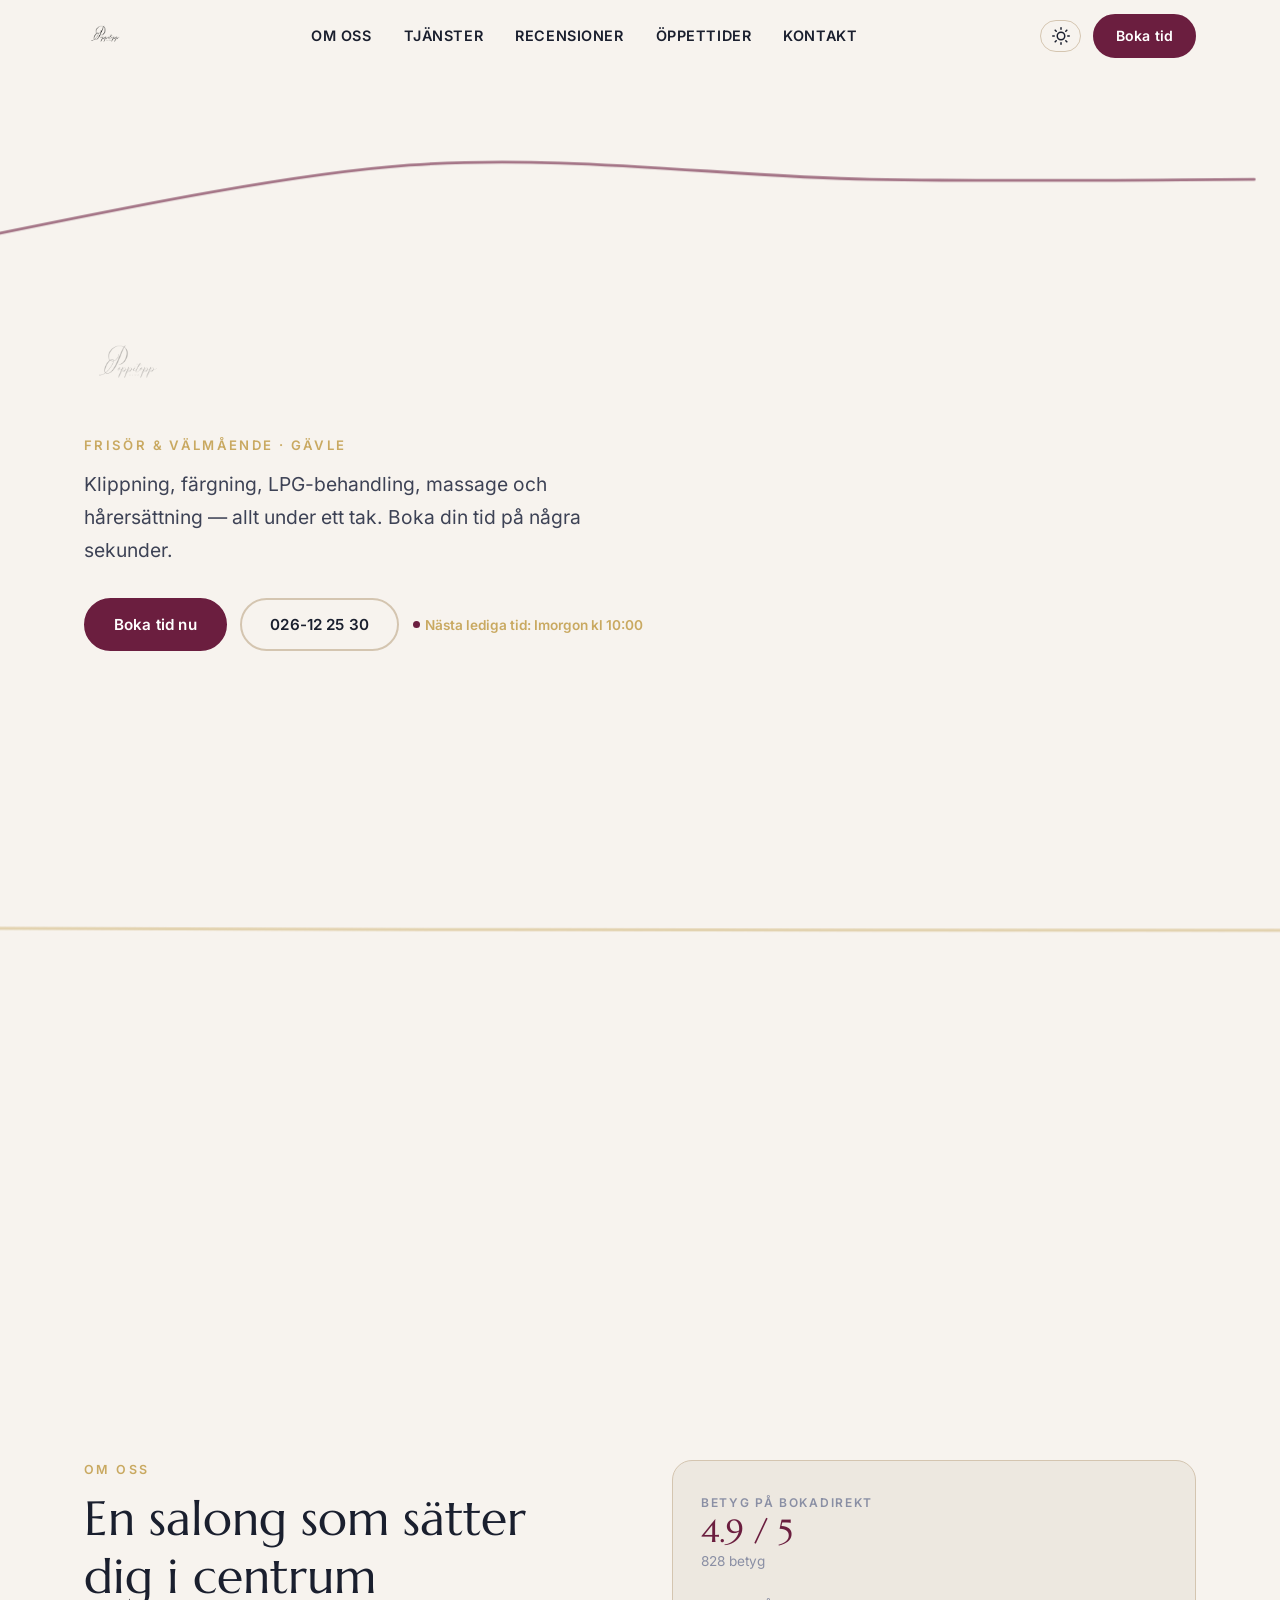
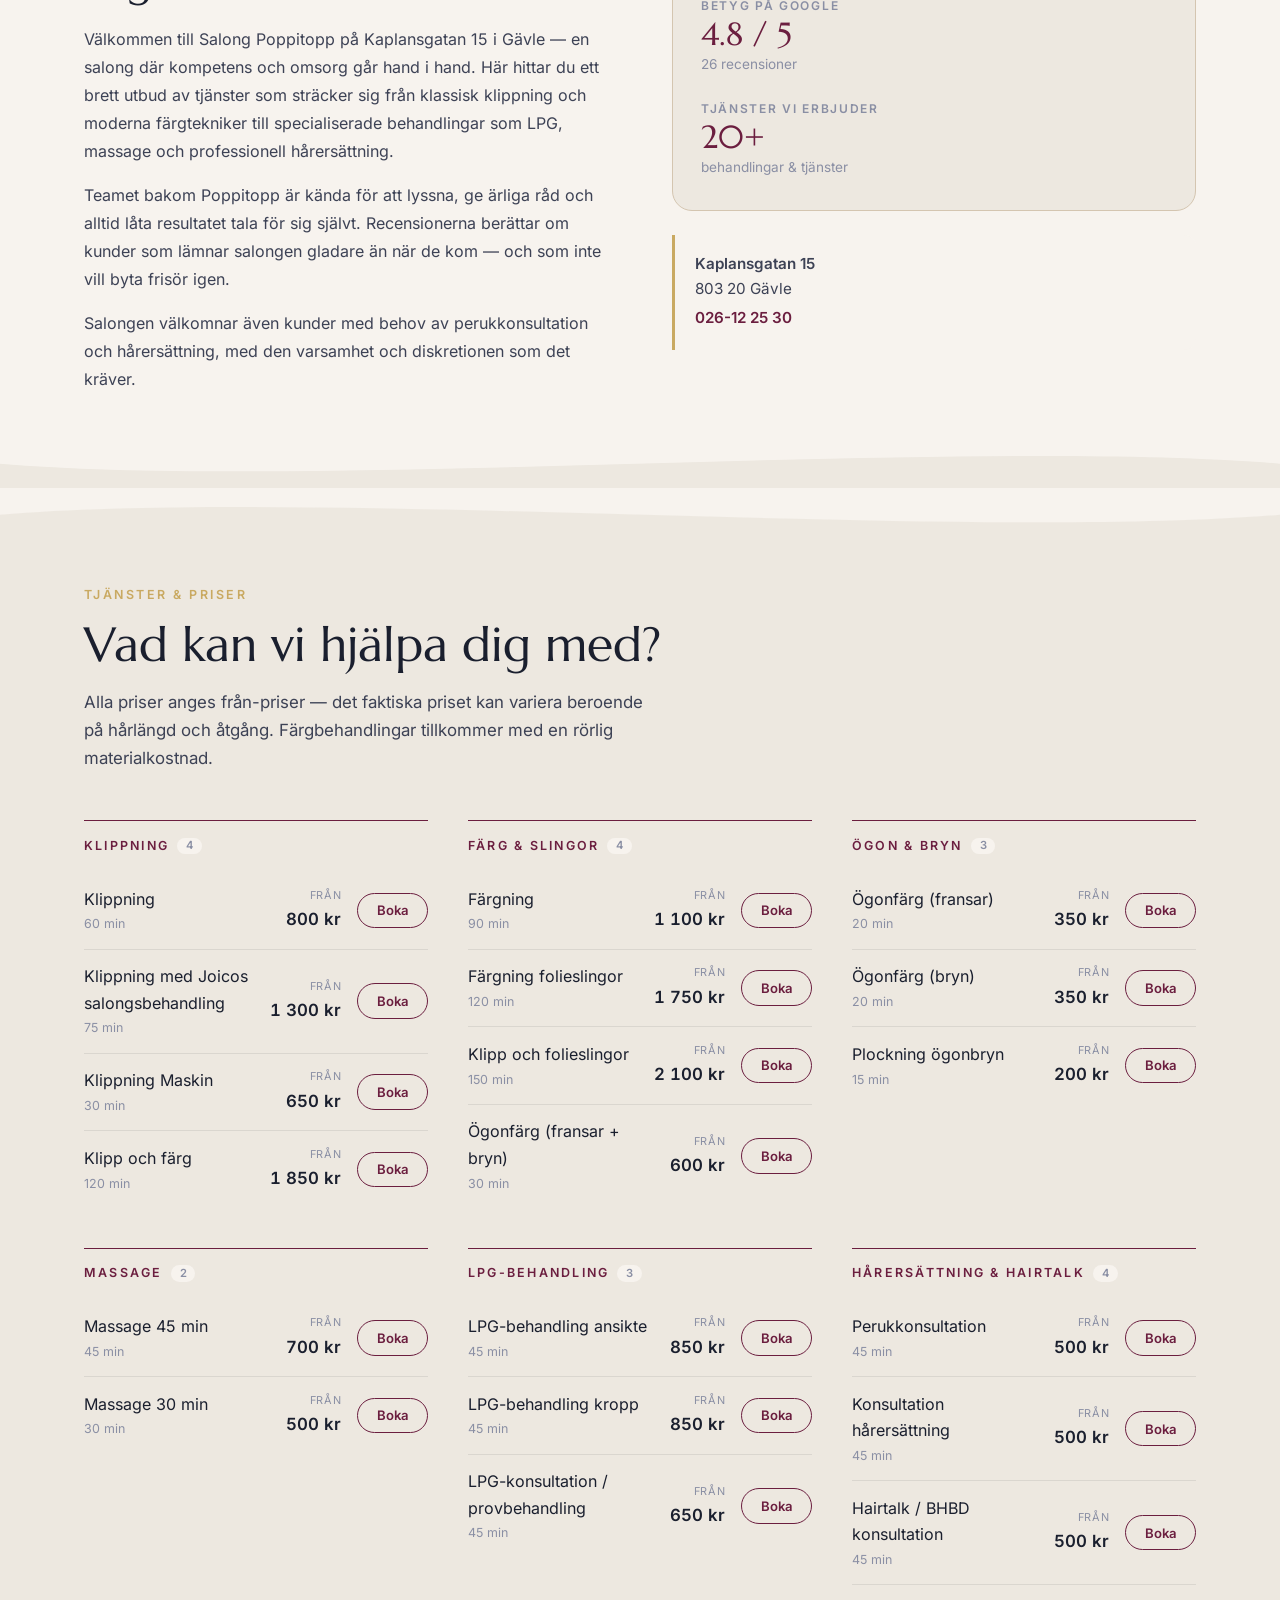
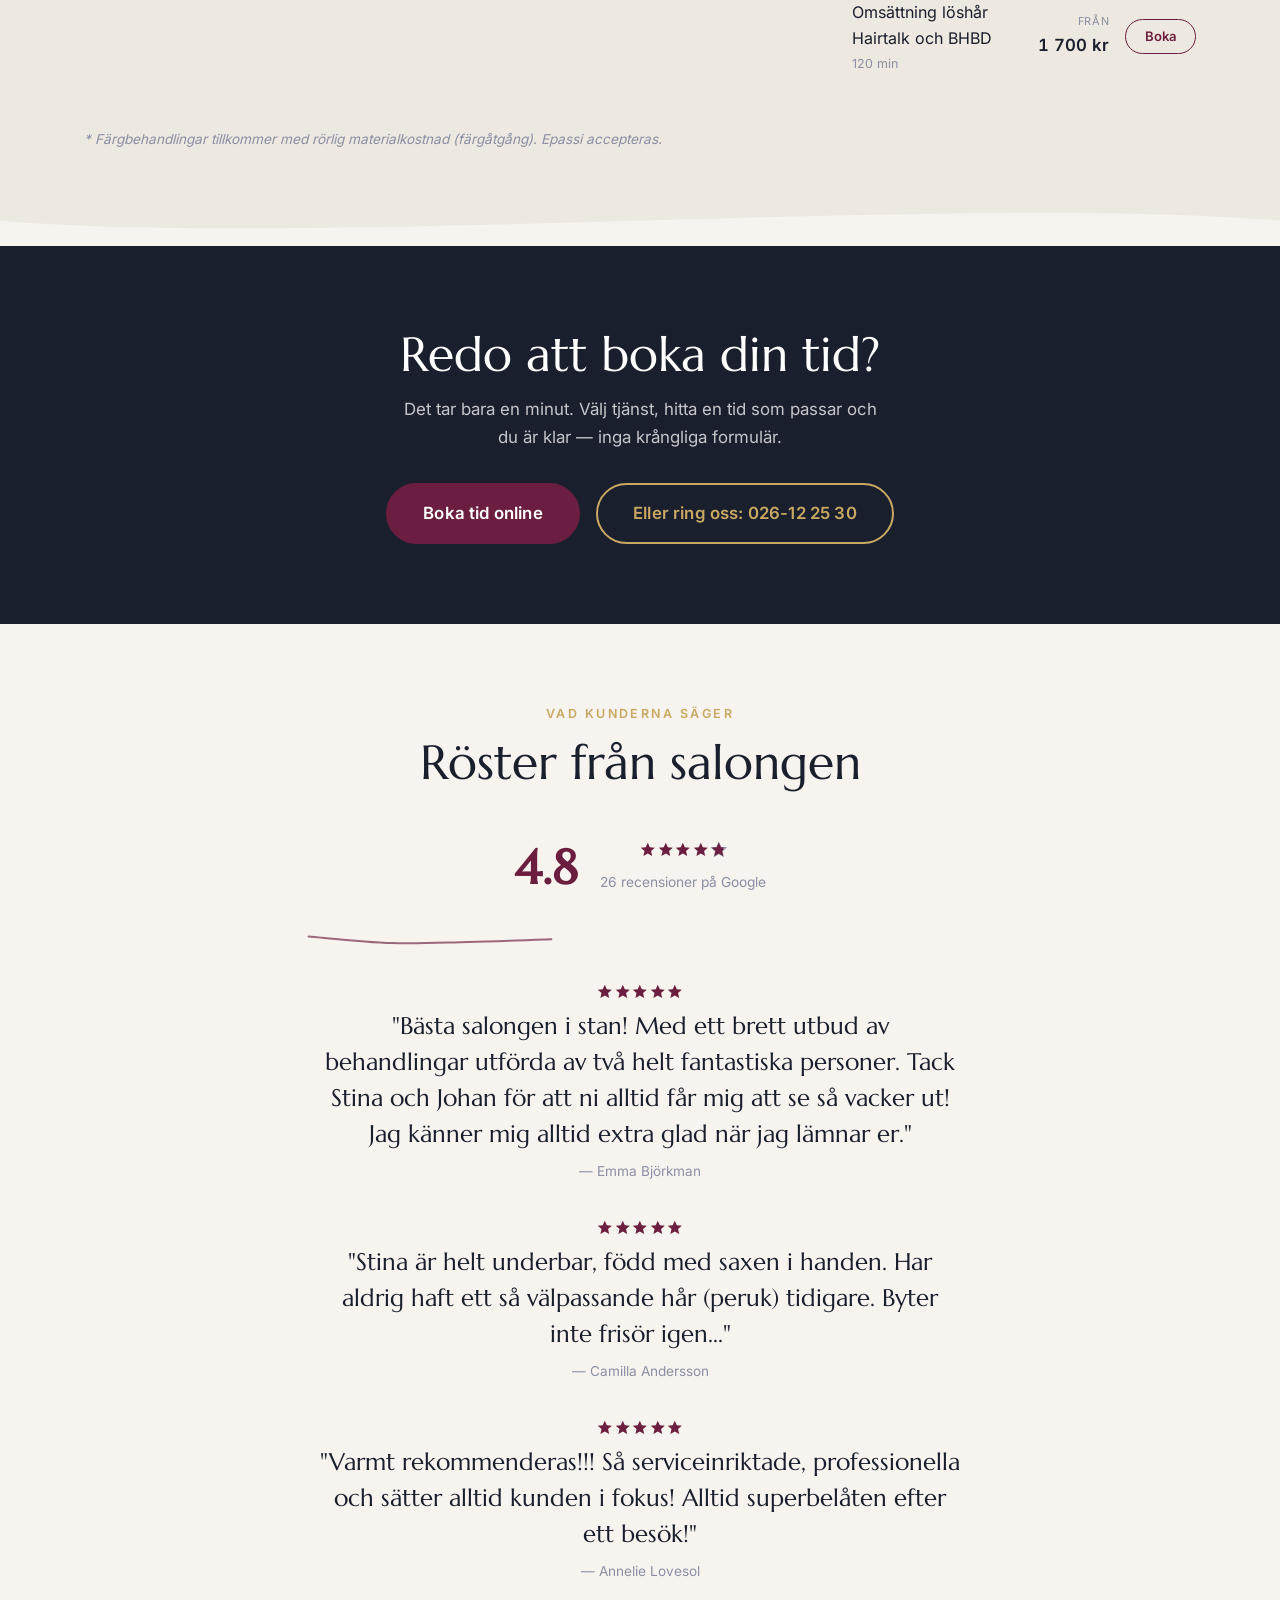
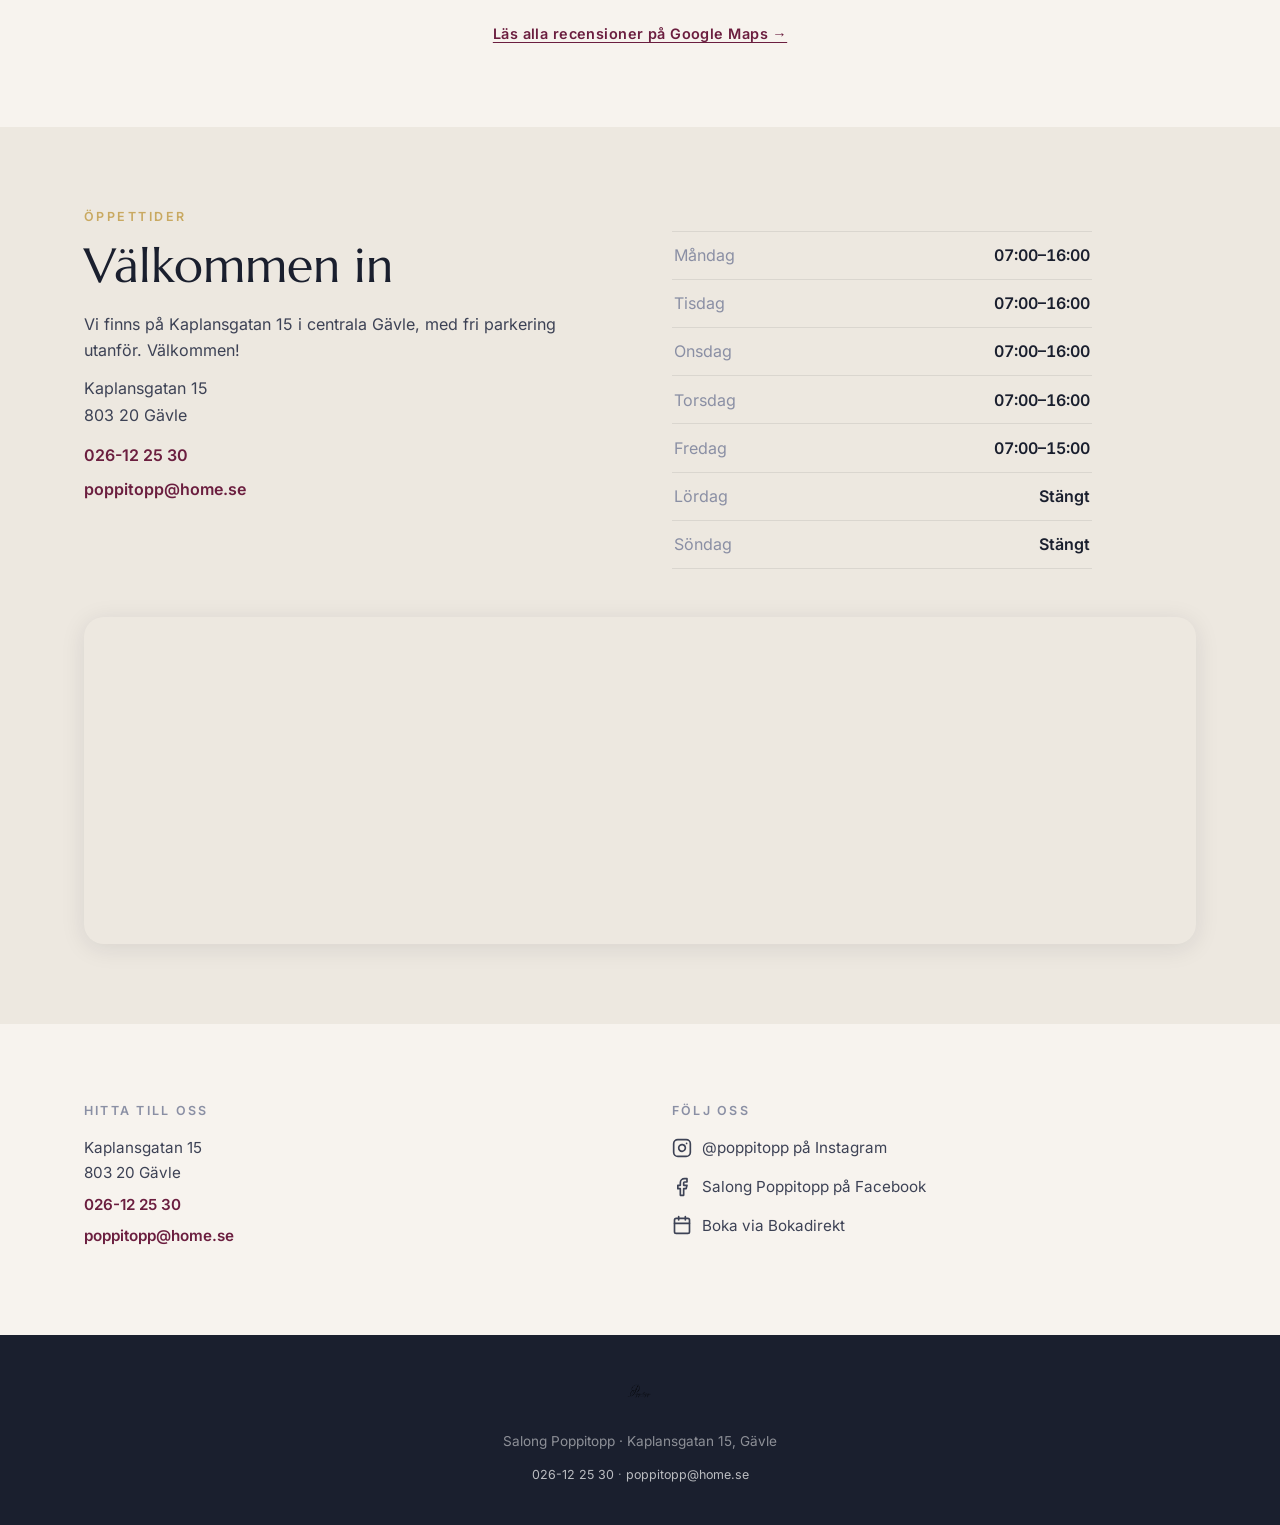
<file: index.html>
<!DOCTYPE html>
<html lang="sv" data-theme="light">
<head>
<meta charset="UTF-8">
<meta name="viewport" content="width=device-width, initial-scale=1.0">
<title>Salong Poppitopp – Frisör i Gävle</title>
<meta name="description" content="Salong Poppitopp i Gävle erbjuder klippning, färgning, LPG-behandling, massage, perukkonsultation och Hairtalk. Boka din tid enkelt online.">
<link rel="icon" type="image/svg+xml" href="favicon.svg">
<script>
(function(){
  var saved = localStorage.getItem('theme');
  if(saved) document.documentElement.setAttribute('data-theme', saved);
})();
</script>
<link rel="stylesheet" href="site-kit.css">
<link rel="stylesheet" href="styles.css">
<script type="application/ld+json">
{
  "@context": "https://schema.org",
  "@type": "HairSalon",
  "name": "Salong Poppitopp",
  "url": "http://www.poppitopp.se/",
  "telephone": "+46261225300",
  "address": {
    "@type": "PostalAddress",
    "streetAddress": "Kaplansgatan 15",
    "addressLocality": "Gävle",
    "postalCode": "803 20",
    "addressCountry": "SE"
  },
  "openingHoursSpecification": [
    {"@type": "OpeningHoursSpecification", "dayOfWeek": "Monday", "opens": "07:00", "closes": "16:00"},
    {"@type": "OpeningHoursSpecification", "dayOfWeek": "Tuesday", "opens": "07:00", "closes": "16:00"},
    {"@type": "OpeningHoursSpecification", "dayOfWeek": "Wednesday", "opens": "07:00", "closes": "16:00"},
    {"@type": "OpeningHoursSpecification", "dayOfWeek": "Thursday", "opens": "07:00", "closes": "16:00"},
    {"@type": "OpeningHoursSpecification", "dayOfWeek": "Friday", "opens": "07:00", "closes": "15:00"}
  ],
  "aggregateRating": {
    "@type": "AggregateRating",
    "ratingValue": "4.8",
    "reviewCount": "26"
  }
}
</script>
</head>
<body>
<a href="#main" class="skip-link">Hoppa till innehåll</a>

<header class="site-header" id="siteHeader">
  <div class="header-inner">
    <a href="index.html" class="logo-link">
      <img src="logo.png" alt="Salong Poppitopp" class="site-logo">
    </a>
    <nav class="site-nav" aria-label="Huvudmeny">
      <a href="#om-oss">Om oss</a>
      <a href="#tjanster">Tjänster</a>
      <a href="#recensioner">Recensioner</a>
      <a href="#oppettider">Öppettider</a>
      <a href="#kontakt">Kontakt</a>
    </nav>
    <div class="header-actions">
      <button class="theme-toggle" id="themeToggle" aria-label="Växla färgtema" type="button">
        <span class="theme-icon theme-icon-sun" aria-hidden="true">
          <svg width="18" height="18" viewBox="0 0 24 24" fill="none" stroke="currentColor" stroke-width="2" stroke-linecap="round" stroke-linejoin="round"><circle cx="12" cy="12" r="5"/><line x1="12" y1="1" x2="12" y2="3"/><line x1="12" y1="21" x2="12" y2="23"/><line x1="4.22" y1="4.22" x2="5.64" y2="5.64"/><line x1="18.36" y1="18.36" x2="19.78" y2="19.78"/><line x1="1" y1="12" x2="3" y2="12"/><line x1="21" y1="12" x2="23" y2="12"/><line x1="4.22" y1="19.78" x2="5.64" y2="18.36"/><line x1="18.36" y1="5.64" x2="19.78" y2="4.22"/></svg>
        </span>
        <span class="theme-icon theme-icon-moon" aria-hidden="true">
          <svg width="18" height="18" viewBox="0 0 24 24" fill="none" stroke="currentColor" stroke-width="2" stroke-linecap="round" stroke-linejoin="round"><path d="M21 12.79A9 9 0 1 1 11.21 3a7 7 0 0 0 9.79 9.79z"/></svg>
        </span>
      </button>
      <!--FIELD:booking_url-->
      <a href="https://www.bokadirekt.se/places/popp-i-topp-38385" class="btn btn-primary header-book-btn" target="_blank" rel="noopener">Boka tid</a>
      <!--/FIELD:booking_url-->
    </div>
  </div>
</header>

<div class="name-pin">
  <section class="hero name-pin-inner" aria-label="Välkommen till Salong Poppitopp">
    <h1 class="visually-hidden">Salong Poppitopp</h1>
    <div class="name-write-img">
      <img class="base" src="logo.png" alt="">
      <img class="color" src="logo.png" alt="">
    </div>
    <p class="hero-eyebrow reveal">Frisör &amp; Välmående · Gävle</p>
    <p class="hero-sub reveal">Klippning, färgning, LPG-behandling, massage och hårersättning — allt under ett tak. Boka din tid på några sekunder.</p>
    <div class="hero-actions reveal">
      <!--FIELD:booking_url-->
      <a href="https://www.bokadirekt.se/places/popp-i-topp-38385" class="btn btn-primary" target="_blank" rel="noopener">Boka tid nu</a>
      <!--/FIELD:booking_url-->
      <!--FIELD:phone-->
      <a href="tel:026122530" class="btn btn-secondary">026-12 25 30</a>
      <!--/FIELD:phone-->
      <span class="next-available-note" data-company-id="543a4892-328e-4839-8e43-d35b9996e985" data-api-base="http://localhost:3000" data-duration-minutes="30" hidden></span>
    </div>
    <svg class="flow-lines" data-seed="543a4892-328e-4839-8e43-d35b9996e985" aria-hidden="true" focusable="false"></svg>
  </section>
</div>

<main id="main">

  <!-- OM OSS -->
  <section class="section om-section" id="om-oss">
    <div class="container">
      <div class="om-grid">
        <div class="om-text reveal reveal-left">
          <span class="section-eyebrow">Om oss</span>
          <h2>En salong som sätter dig i centrum</h2>
          <p>Välkommen till Salong Poppitopp på Kaplansgatan 15 i Gävle — en salong där kompetens och omsorg går hand i hand. Här hittar du ett brett utbud av tjänster som sträcker sig från klassisk klippning och moderna färgtekniker till specialiserade behandlingar som LPG, massage och professionell hårersättning.</p>
          <p>Teamet bakom Poppitopp är kända för att lyssna, ge ärliga råd och alltid låta resultatet tala för sig självt. Recensionerna berättar om kunder som lämnar salongen gladare än när de kom — och som inte vill byta frisör igen.</p>
          <p>Salongen välkomnar även kunder med behov av perukkonsultation och hårersättning, med den varsamhet och diskretionen som det kräver.</p>
        </div>
        <div class="om-aside reveal reveal-right">
          <div class="om-highlight-box">
            <div class="om-highlight-item">
              <span class="oh-label">Betyg på Bokadirekt</span>
              <!--FIELD:booking_platform_rating-->
              <span class="oh-value">4.9 / 5</span>
              <span class="oh-sub">828 betyg</span>
              <!--/FIELD:booking_platform_rating-->
            </div>
            <div class="om-highlight-item">
              <span class="oh-label">Betyg på Google</span>
              <!--FIELD:google_rating-->
              <span class="oh-value">4.8 / 5</span>
              <span class="oh-sub">26 recensioner</span>
              <!--/FIELD:google_rating-->
            </div>
            <div class="om-highlight-item">
              <span class="oh-label">Tjänster vi erbjuder</span>
              <span class="oh-value">20+</span>
              <span class="oh-sub">behandlingar &amp; tjänster</span>
            </div>
          </div>
          <div class="om-address-snippet">
            <!--FIELD:address-->
            <p><strong>Kaplansgatan 15</strong><br>803 20 Gävle</p>
            <!--/FIELD:address-->
            <!--FIELD:phone-->
            <p><a href="tel:026122530">026-12 25 30</a></p>
            <!--/FIELD:phone-->
          </div>
        </div>
      </div>
    </div>
    <div class="section-wave section-wave-bottom" aria-hidden="true">
      <svg viewBox="0 0 1440 60" preserveAspectRatio="none" xmlns="http://www.w3.org/2000/svg"><path d="M0,30 C360,60 1080,0 1440,30 L1440,60 L0,60 Z" fill="var(--paper-raised)"/></svg>
    </div>
  </section>

  <!-- TJÄNSTER -->
  <section class="section services-section" id="tjanster">
    <div class="container">
      <div class="section-header reveal">
        <span class="section-eyebrow">Tjänster &amp; Priser</span>
        <h2>Vad kan vi hjälpa dig med?</h2>
        <p class="section-intro">Alla priser anges från-priser — det faktiska priset kan variera beroende på hårlängd och åtgång. Färgbehandlingar tillkommer med en rörlig materialkostnad.</p>
      </div>
      <!--FIELD:services--><!--FIELD:prices-->
      <div class="menu-groups">

        <div class="menu-group">
          <h3 class="reveal reveal-topline">Klippning <span class="menu-group-count">4</span></h3>
          <div class="price-item reveal" style="--reveal-delay:0.08s">
            <div class="price-item-info">
              <span class="price-item-name">Klippning</span>
              <span class="price-item-duration">60 min</span>
            </div>
            <div class="price-item-price">
              <span class="price-item-from">Från</span>
              <span class="price-item-amount">800 kr</span>
            </div>
            <button class="price-item-book-btn" type="button" data-service-name="Klippning" data-duration-minutes="60">Boka</button>
          </div>
          <div class="price-item reveal" style="--reveal-delay:0.16s">
            <div class="price-item-info">
              <span class="price-item-name">Klippning med Joicos salongsbehandling</span>
              <span class="price-item-duration">75 min</span>
            </div>
            <div class="price-item-price">
              <span class="price-item-from">Från</span>
              <span class="price-item-amount">1 300 kr</span>
            </div>
            <button class="price-item-book-btn" type="button" data-service-name="Klippning med Joicos salongsbehandling" data-duration-minutes="75">Boka</button>
          </div>
          <div class="price-item reveal" style="--reveal-delay:0.24s">
            <div class="price-item-info">
              <span class="price-item-name">Klippning Maskin</span>
              <span class="price-item-duration">30 min</span>
            </div>
            <div class="price-item-price">
              <span class="price-item-from">Från</span>
              <span class="price-item-amount">650 kr</span>
            </div>
            <button class="price-item-book-btn" type="button" data-service-name="Klippning Maskin" data-duration-minutes="30">Boka</button>
          </div>
          <div class="price-item reveal" style="--reveal-delay:0.32s">
            <div class="price-item-info">
              <span class="price-item-name">Klipp och färg</span>
              <span class="price-item-duration">120 min</span>
            </div>
            <div class="price-item-price">
              <span class="price-item-from">Från</span>
              <span class="price-item-amount">1 850 kr</span>
            </div>
            <button class="price-item-book-btn" type="button" data-service-name="Klipp och färg" data-duration-minutes="120">Boka</button>
          </div>
        </div>

        <div class="menu-group">
          <h3 class="reveal reveal-topline">Färg &amp; Slingor <span class="menu-group-count">4</span></h3>
          <div class="price-item reveal" style="--reveal-delay:0.08s">
            <div class="price-item-info">
              <span class="price-item-name">Färgning</span>
              <span class="price-item-duration">90 min</span>
            </div>
            <div class="price-item-price">
              <span class="price-item-from">Från</span>
              <span class="price-item-amount">1 100 kr</span>
            </div>
            <button class="price-item-book-btn" type="button" data-service-name="Färgning" data-duration-minutes="90">Boka</button>
          </div>
          <div class="price-item reveal" style="--reveal-delay:0.16s">
            <div class="price-item-info">
              <span class="price-item-name">Färgning folieslingor</span>
              <span class="price-item-duration">120 min</span>
            </div>
            <div class="price-item-price">
              <span class="price-item-from">Från</span>
              <span class="price-item-amount">1 750 kr</span>
            </div>
            <button class="price-item-book-btn" type="button" data-service-name="Färgning folieslingor" data-duration-minutes="120">Boka</button>
          </div>
          <div class="price-item reveal" style="--reveal-delay:0.24s">
            <div class="price-item-info">
              <span class="price-item-name">Klipp och folieslingor</span>
              <span class="price-item-duration">150 min</span>
            </div>
            <div class="price-item-price">
              <span class="price-item-from">Från</span>
              <span class="price-item-amount">2 100 kr</span>
            </div>
            <button class="price-item-book-btn" type="button" data-service-name="Klipp och folieslingor" data-duration-minutes="150">Boka</button>
          </div>
          <div class="price-item price-item--note reveal" style="--reveal-delay:0.32s">
            <div class="price-item-info">
              <span class="price-item-name">Ögonfärg (fransar + bryn)</span>
              <span class="price-item-duration">30 min</span>
            </div>
            <div class="price-item-price">
              <span class="price-item-from">Från</span>
              <span class="price-item-amount">600 kr</span>
            </div>
            <button class="price-item-book-btn" type="button" data-service-name="Ögonfärg (fransar + bryn)" data-duration-minutes="30">Boka</button>
          </div>
        </div>

        <div class="menu-group">
          <h3 class="reveal reveal-topline">Ögon &amp; Bryn <span class="menu-group-count">3</span></h3>
          <div class="price-item reveal" style="--reveal-delay:0.08s">
            <div class="price-item-info">
              <span class="price-item-name">Ögonfärg (fransar)</span>
              <span class="price-item-duration">20 min</span>
            </div>
            <div class="price-item-price">
              <span class="price-item-from">Från</span>
              <span class="price-item-amount">350 kr</span>
            </div>
            <button class="price-item-book-btn" type="button" data-service-name="Ögonfärg (fransar)" data-duration-minutes="20">Boka</button>
          </div>
          <div class="price-item reveal" style="--reveal-delay:0.16s">
            <div class="price-item-info">
              <span class="price-item-name">Ögonfärg (bryn)</span>
              <span class="price-item-duration">20 min</span>
            </div>
            <div class="price-item-price">
              <span class="price-item-from">Från</span>
              <span class="price-item-amount">350 kr</span>
            </div>
            <button class="price-item-book-btn" type="button" data-service-name="Ögonfärg (bryn)" data-duration-minutes="20">Boka</button>
          </div>
          <div class="price-item reveal" style="--reveal-delay:0.24s">
            <div class="price-item-info">
              <span class="price-item-name">Plockning ögonbryn</span>
              <span class="price-item-duration">15 min</span>
            </div>
            <div class="price-item-price">
              <span class="price-item-from">Från</span>
              <span class="price-item-amount">200 kr</span>
            </div>
            <button class="price-item-book-btn" type="button" data-service-name="Plockning ögonbryn" data-duration-minutes="15">Boka</button>
          </div>
        </div>

        <div class="menu-group">
          <h3 class="reveal reveal-topline">Massage <span class="menu-group-count">2</span></h3>
          <div class="price-item reveal" style="--reveal-delay:0.08s">
            <div class="price-item-info">
              <span class="price-item-name">Massage 45 min</span>
              <span class="price-item-duration">45 min</span>
            </div>
            <div class="price-item-price">
              <span class="price-item-from">Från</span>
              <span class="price-item-amount">700 kr</span>
            </div>
            <button class="price-item-book-btn" type="button" data-service-name="Massage 45 min" data-duration-minutes="45">Boka</button>
          </div>
          <div class="price-item reveal" style="--reveal-delay:0.16s">
            <div class="price-item-info">
              <span class="price-item-name">Massage 30 min</span>
              <span class="price-item-duration">30 min</span>
            </div>
            <div class="price-item-price">
              <span class="price-item-from">Från</span>
              <span class="price-item-amount">500 kr</span>
            </div>
            <button class="price-item-book-btn" type="button" data-service-name="Massage 30 min" data-duration-minutes="30">Boka</button>
          </div>
        </div>

        <div class="menu-group">
          <h3 class="reveal reveal-topline">LPG-behandling <span class="menu-group-count">3</span></h3>
          <div class="price-item reveal" style="--reveal-delay:0.08s">
            <div class="price-item-info">
              <span class="price-item-name">LPG-behandling ansikte</span>
              <span class="price-item-duration">45 min</span>
            </div>
            <div class="price-item-price">
              <span class="price-item-from">Från</span>
              <span class="price-item-amount">850 kr</span>
            </div>
            <button class="price-item-book-btn" type="button" data-service-name="LPG-behandling ansikte" data-duration-minutes="45">Boka</button>
          </div>
          <div class="price-item reveal" style="--reveal-delay:0.16s">
            <div class="price-item-info">
              <span class="price-item-name">LPG-behandling kropp</span>
              <span class="price-item-duration">45 min</span>
            </div>
            <div class="price-item-price">
              <span class="price-item-from">Från</span>
              <span class="price-item-amount">850 kr</span>
            </div>
            <button class="price-item-book-btn" type="button" data-service-name="LPG-behandling kropp" data-duration-minutes="45">Boka</button>
          </div>
          <div class="price-item reveal" style="--reveal-delay:0.24s">
            <div class="price-item-info">
              <span class="price-item-name">LPG-konsultation / provbehandling</span>
              <span class="price-item-duration">45 min</span>
            </div>
            <div class="price-item-price">
              <span class="price-item-from">Från</span>
              <span class="price-item-amount">650 kr</span>
            </div>
            <button class="price-item-book-btn" type="button" data-service-name="LPG-konsultation/provbehandling" data-duration-minutes="45">Boka</button>
          </div>
        </div>

        <div class="menu-group">
          <h3 class="reveal reveal-topline">Hårersättning &amp; Hairtalk <span class="menu-group-count">4</span></h3>
          <div class="price-item reveal" style="--reveal-delay:0.08s">
            <div class="price-item-info">
              <span class="price-item-name">Perukkonsultation</span>
              <span class="price-item-duration">45 min</span>
            </div>
            <div class="price-item-price">
              <span class="price-item-from">Från</span>
              <span class="price-item-amount">500 kr</span>
            </div>
            <button class="price-item-book-btn" type="button" data-service-name="Perukkonsultation" data-duration-minutes="45">Boka</button>
          </div>
          <div class="price-item reveal" style="--reveal-delay:0.16s">
            <div class="price-item-info">
              <span class="price-item-name">Konsultation hårersättning</span>
              <span class="price-item-duration">45 min</span>
            </div>
            <div class="price-item-price">
              <span class="price-item-from">Från</span>
              <span class="price-item-amount">500 kr</span>
            </div>
            <button class="price-item-book-btn" type="button" data-service-name="Konsultation hårersättning" data-duration-minutes="45">Boka</button>
          </div>
          <div class="price-item reveal" style="--reveal-delay:0.24s">
            <div class="price-item-info">
              <span class="price-item-name">Hairtalk / BHBD konsultation</span>
              <span class="price-item-duration">45 min</span>
            </div>
            <div class="price-item-price">
              <span class="price-item-from">Från</span>
              <span class="price-item-amount">500 kr</span>
            </div>
            <button class="price-item-book-btn" type="button" data-service-name="Hairtalk/BHBD konsultation" data-duration-minutes="45">Boka</button>
          </div>
          <div class="price-item reveal" style="--reveal-delay:0.32s">
            <div class="price-item-info">
              <span class="price-item-name">Omsättning löshår Hairtalk och BHBD</span>
              <span class="price-item-duration">120 min</span>
            </div>
            <div class="price-item-price">
              <span class="price-item-from">Från</span>
              <span class="price-item-amount">1 700 kr</span>
            </div>
            <button class="price-item-book-btn" type="button" data-service-name="Omsättning löshår Hairtalk och BHBD" data-duration-minutes="120">Boka</button>
          </div>
        </div>

      </div>
      <!--/FIELD:services--><!--/FIELD:prices-->
      <p class="price-note reveal">* Färgbehandlingar tillkommer med rörlig materialkostnad (färgåtgång). Epassi accepteras.</p>
    </div>
    <div class="section-wave section-wave-top" aria-hidden="true">
      <svg viewBox="0 0 1440 60" preserveAspectRatio="none" xmlns="http://www.w3.org/2000/svg"><path d="M0,30 C360,0 1080,60 1440,30 L1440,0 L0,0 Z" fill="var(--paper)"/></svg>
    </div>
    <div class="section-wave section-wave-bottom" aria-hidden="true">
      <svg viewBox="0 0 1440 60" preserveAspectRatio="none" xmlns="http://www.w3.org/2000/svg"><path d="M0,30 C360,60 1080,0 1440,30 L1440,60 L0,60 Z" fill="var(--paper)"/></svg>
    </div>
  </section>

  <!-- BOKA CTA -->
  <section class="section cta-section" id="boka">
    <div class="container">
      <div class="cta-inner reveal">
        <h2>Redo att boka din tid?</h2>
        <p>Det tar bara en minut. Välj tjänst, hitta en tid som passar och du är klar — inga krångliga formulär.</p>
        <div class="cta-actions">
          <!--FIELD:booking_url-->
          <a href="https://www.bokadirekt.se/places/popp-i-topp-38385" class="btn btn-primary btn-large" target="_blank" rel="noopener">Boka tid online</a>
          <!--/FIELD:booking_url-->
          <!--FIELD:phone-->
          <a href="tel:026122530" class="btn btn-ghost btn-large">Eller ring oss: 026-12 25 30</a>
          <!--/FIELD:phone-->
        </div>
      </div>
    </div>
  </section>

  <!-- RECENSIONER -->
  <section class="section reviews-section" id="recensioner">
    <div class="container">
      <div class="section-header reveal">
        <span class="section-eyebrow">Vad kunderna säger</span>
        <h2>Röster från salongen</h2>
      </div>
      <!--FIELD:google_rating-->
      <div class="reviews-centered">
        <div class="reviews-top reveal">
          <div class="rating-number" data-count-to="4.8" data-decimals="1">0.0</div>
          <div class="rating-side">
            <span class="stars" data-rating="4.8"></span>
            <span class="rating-count">26 recensioner på Google</span>
          </div>
        </div>
        <svg class="signature-mark" data-seed="543a4892-328e-4839-8e43-d35b9996e985" aria-hidden="true" focusable="false"></svg>
        <div class="review-stack">
          <div class="reveal" style="--reveal-delay:0s;">
            <span class="stars pull-quote-stars" data-rating="5"></span>
            <p class="pull-quote">"Bästa salongen i stan! Med ett brett utbud av behandlingar utförda av två helt fantastiska personer. Tack Stina och Johan för att ni alltid får mig att se så vacker ut! Jag känner mig alltid extra glad när jag lämnar er."</p>
            <span class="review-meta">— Emma Björkman</span>
          </div>
          <div class="reveal" style="--reveal-delay:0.08s;">
            <span class="stars pull-quote-stars" data-rating="5"></span>
            <p class="pull-quote">"Stina är helt underbar, född med saxen i handen. Har aldrig haft ett så välpassande hår (peruk) tidigare. Byter inte frisör igen..."</p>
            <span class="review-meta">— Camilla Andersson</span>
          </div>
          <div class="reveal" style="--reveal-delay:0.16s;">
            <span class="stars pull-quote-stars" data-rating="5"></span>
            <p class="pull-quote">"Varmt rekommenderas!!! Så serviceinriktade, professionella och sätter alltid kunden i fokus! Alltid superbelåten efter ett besök!"</p>
            <span class="review-meta">— Annelie Lovesol</span>
          </div>
        </div>
        <a href="https://www.google.com/maps/search/Salong+Poppitopp+G%C3%A4vle" class="reviews-link" target="_blank" rel="noopener">Läs alla recensioner på Google Maps →</a>
      </div>
      <!--/FIELD:google_rating-->
    </div>
  </section>

  <!-- ÖPPETTIDER -->
  <section class="section hours-section" id="oppettider" scroll-margin-top="80px">
    <div class="container">
      <div class="hours-grid">
        <div class="reveal reveal-left">
          <span class="section-eyebrow">Öppettider</span>
          <h2>Välkommen in</h2>
          <p>Vi finns på Kaplansgatan 15 i centrala Gävle, med fri parkering utanför. Välkommen!</p>
          <!--FIELD:address-->
          <address class="address-block">
            Kaplansgatan 15<br>
            803 20 Gävle
          </address>
          <!--/FIELD:address-->
          <!--FIELD:phone-->
          <p class="hours-phone"><a href="tel:026122530">026-12 25 30</a></p>
          <!--/FIELD:phone-->
          <!--FIELD:email-->
          <p class="hours-email"><a href="mailto:poppitopp@home.se">poppitopp@home.se</a></p>
          <!--/FIELD:email-->
        </div>
        <div class="reveal reveal-right">
          <!--FIELD:opening_hours-->
          <ul class="hours-list">
            <li><span class="hd-day">Måndag</span><span class="hd-time">07:00–16:00</span></li>
            <li><span class="hd-day">Tisdag</span><span class="hd-time">07:00–16:00</span></li>
            <li><span class="hd-day">Onsdag</span><span class="hd-time">07:00–16:00</span></li>
            <li><span class="hd-day">Torsdag</span><span class="hd-time">07:00–16:00</span></li>
            <li><span class="hd-day">Fredag</span><span class="hd-time">07:00–15:00</span></li>
            <li><span class="hd-day">Lördag</span><span class="hd-time">Stängt</span></li>
            <li><span class="hd-day">Söndag</span><span class="hd-time">Stängt</span></li>
          </ul>
          <!--/FIELD:opening_hours-->
        </div>
      </div>
      <div class="map-wrap reveal">
        <!--FIELD:address-->
        <iframe
          title="Karta – Salong Poppitopp"
          src="https://www.google.com/maps?q=Kaplansgatan+15%2C+803+20+G%C3%A4vle%2C+Sweden&output=embed"
          width="100%" height="320" style="border:0;border-radius:12px;" allowfullscreen loading="lazy"
          referrerpolicy="no-referrer-when-downgrade"></iframe>
        <!--/FIELD:address-->
      </div>
    </div>
  </section>

  <!-- KONTAKT -->
  <section class="section contact-section" id="kontakt">
    <div class="container">
      <div class="contact-grid">
        <div class="visit-block reveal reveal-left">
          <h3>Hitta till oss</h3>
          <!--FIELD:address-->
          <p>Kaplansgatan 15<br>803 20 Gävle</p>
          <!--/FIELD:address-->
          <!--FIELD:phone-->
          <p><a href="tel:026122530">026-12 25 30</a></p>
          <!--/FIELD:phone-->
          <!--FIELD:email-->
          <p><a href="mailto:poppitopp@home.se">poppitopp@home.se</a></p>
          <!--/FIELD:email-->
        </div>
        <div class="social-block reveal reveal-right">
          <h3>Följ oss</h3>
          <!--FIELD:instagram-->
          <a href="https://www.instagram.com/poppitopp/" class="social-link" target="_blank" rel="noopener">
            <svg width="20" height="20" viewBox="0 0 24 24" fill="none" stroke="currentColor" stroke-width="2" stroke-linecap="round" stroke-linejoin="round" aria-hidden="true"><rect x="2" y="2" width="20" height="20" rx="5" ry="5"/><path d="M16 11.37A4 4 0 1 1 12.63 8 4 4 0 0 1 16 11.37z"/><line x1="17.5" y1="6.5" x2="17.51" y2="6.5"/></svg>
            @poppitopp på Instagram
          </a>
          <!--/FIELD:instagram-->
          <!--FIELD:facebook-->
          <a href="https://www.facebook.com/people/Salong-Poppitopp/100061273524910/" class="social-link" target="_blank" rel="noopener">
            <svg width="20" height="20" viewBox="0 0 24 24" fill="none" stroke="currentColor" stroke-width="2" stroke-linecap="round" stroke-linejoin="round" aria-hidden="true"><path d="M18 2h-3a5 5 0 0 0-5 5v3H7v4h3v8h4v-8h3l1-4h-4V7a1 1 0 0 1 1-1h3z"/></svg>
            Salong Poppitopp på Facebook
          </a>
          <!--/FIELD:facebook-->
          <!--FIELD:booking_url-->
          <a href="https://www.bokadirekt.se/places/popp-i-topp-38385" class="social-link" target="_blank" rel="noopener">
            <svg width="20" height="20" viewBox="0 0 24 24" fill="none" stroke="currentColor" stroke-width="2" stroke-linecap="round" stroke-linejoin="round" aria-hidden="true"><rect x="3" y="4" width="18" height="18" rx="2" ry="2"/><line x1="16" y1="2" x2="16" y2="6"/><line x1="8" y1="2" x2="8" y2="6"/><line x1="3" y1="10" x2="21" y2="10"/></svg>
            Boka via Bokadirekt
          </a>
          <!--/FIELD:booking_url-->
        </div>
      </div>
    </div>
  </section>

</main>

<footer class="site-footer">
  <div class="container">
    <div class="footer-inner">
      <a href="index.html" class="footer-logo">
        <img src="logo.png" alt="Salong Poppitopp" style="max-height:36px;width:auto;">
      </a>
      <p class="footer-copy"><!--FIELD:company_name-->Salong Poppitopp<!--/FIELD:company_name--> · <!--FIELD:address-->Kaplansgatan 15, Gävle<!--/FIELD:address--></p>
      <p class="footer-copy small"><!--FIELD:phone--><a href="tel:026122530">026-12 25 30</a><!--/FIELD:phone--> · <!--FIELD:email--><a href="mailto:poppitopp@home.se">poppitopp@home.se</a><!--/FIELD:email--></p>
    </div>
  </div>
</footer>

<!-- BOOKING WIDGET -->
<div class="booking-widget-backdrop" id="bookingWidget" data-company-id="543a4892-328e-4839-8e43-d35b9996e985" data-api-base="http://localhost:3000">
  <div class="booking-widget-modal" role="dialog" aria-modal="true" aria-label="Boka tid">
    <button class="booking-widget-close" id="bookingWidgetClose" type="button" aria-label="Stäng">&times;</button>
    <div class="booking-widget-service">
      <span class="booking-widget-service-name" id="bookingWidgetServiceName"></span>
      <span class="booking-widget-service-meta" id="bookingWidgetServiceMeta"></span>
    </div>
    <div class="booking-widget-step" id="bookingWidgetStepStaff">
      <label class="booking-widget-label" for="bookingWidgetStaffSelect">Välj frisör</label>
      <select class="booking-widget-select" id="bookingWidgetStaffSelect" aria-label="Välj frisör"></select>
      <button class="booking-widget-search-btn" id="bookingWidgetSearchBtn" type="button">Sök tider</button>
    </div>
    <div class="booking-widget-step" id="bookingWidgetStepTimes" hidden>
      <button class="booking-widget-back" id="bookingWidgetBack" type="button">‹ Byt frisör</button>
      <div class="booking-cal-head">
        <button class="booking-cal-nav" type="button" data-dir="-1" aria-label="Föregående vecka">‹</button>
        <span class="booking-cal-range" id="bookingWidgetRange"></span>
        <button class="booking-cal-nav" type="button" data-dir="1" aria-label="Nästa vecka">›</button>
      </div>
      <div class="booking-cal-grid" id="bookingWidgetGrid"></div>
      <p class="booking-cal-next-available" id="bookingWidgetNextAvail" style="display:none;"></p>
    </div>
  </div>
</div>

<div class="bd-backdrop" id="bdBackdrop">
  <div class="bd-modal" role="dialog" aria-modal="true" aria-label="Bokning">
    <div class="bd-header"><div class="bd-brand"><span class="dot"></span>Salong Poppitopp</div><button class="bd-close" id="bdClose" type="button" aria-label="Stäng">&times;</button></div>
    <div class="bd-body">
      <div class="bd-form">
        <div class="bd-slot-summary"><strong id="bdSlotLine">—</strong>Hos Salong Poppitopp</div>
        <div class="bd-field"><label for="bdName">Namn</label><input id="bdName" type="text"></div>
        <div class="bd-field"><label for="bdPhone">Telefonnummer</label><input id="bdPhone" type="tel"></div>
        <button class="bd-confirm-btn" id="bdConfirm" type="button">Bekräfta bokning</button>
      </div>
      <div class="bd-success"><div class="check">&#10003;</div><p id="bdSuccessLine">Bokat!</p><p class="fine">Vi ser fram emot ditt besök.</p></div>
    </div>
  </div>
</div>

<script src="site-kit.js" defer></script>
<script src="script.js" defer></script>
</body>
</html>
</file>
<file: site-kit.css>
/*
 * AIOS site-kit — shared, deterministic interaction patterns (star ratings,
 * count-up numbers, scroll reveals, hero name write-in). Identical bytes on
 * every generated site, same as the brand fonts — never written by the
 * model itself, so the bugs found and fixed during the 2026-08-26 Lund
 * design pass (a fractional star's fill layer needing its own `position:
 * absolute` box, the name-write gradient needing its padding on the text
 * element itself rather than its wrapper) can never regress per company.
 *
 * Colors come from each site's own palette via var(--accent)/
 * var(--ink-faint) with sane fallbacks — nothing in here is Lund-specific.
 */

.star-empty path { fill: none; stroke: var(--ink-faint, #999); stroke-width: 1.5; }
.star-fill path { fill: var(--accent, #333); }

/*
 * Flow lines (2026-09-16, scoped to the hero 2026-09-16) — populated
 * entirely by site-kit.js's wireFlowLines(), which sets each <path>'s
 * stroke/opacity/width/transform inline (seeded per company). Lives
 * ONLY inside .hero/.name-pin-inner — NOT a whole-page fixed backdrop
 * anymore. Real feedback: a full-page fixed version crossed behind body
 * copy/reviews/prices everywhere and read as noise competing with text
 * that needs to be read. Scoping it to the hero (a) keeps every other
 * section's text completely undisturbed and (b) concentrates the "alive"
 * moment where the page already has one deliberate hero moment (the
 * name-write scroll-pin), instead of spreading it thin across the page.
 * Crisp vector strokes only — no blur/filter/gradient fill, ever.
 */
.flow-lines { position: absolute; inset: 0; z-index: -1; pointer-events: none; }
.flow-line { fill: none; stroke-linecap: round; }
@media (prefers-reduced-motion: no-preference) {
  .flow-line { transition: transform 0.05s linear; }
}

/*
 * Signature mark (2026-09-16) — small per-section accent that shares
 * flow-lines' shape family + the same company seed, so it reads as the
 * same visual signature elsewhere on the page (first use: under the star
 * rating) without being a second full ambient background. See
 * wireSignatureMark()'s comment for why this is the mechanism for
 * cross-section coherence.
 */
.signature-mark { display: block; width: 100%; max-width: 220px; height: 24px; margin-top: 0.5rem; overflow: visible; }

/*
 * Next-available note (2026-09-17) — real, computed availability, never a
 * fabricated countdown (see wireNextAvailable() in site-kit.js). Starts
 * hidden (`hidden` attribute) so a slow/failed fetch never flashes empty
 * text — site-kit.js only reveals it once it actually has a real answer.
 */
.next-available-note {
  display: inline-flex; align-items: center; gap: 0.4em;
  font-size: 0.85rem; font-weight: 600; color: var(--accent, #333);
}
.next-available-note::before { content: ""; width: 7px; height: 7px; border-radius: 50%; background: var(--accent, #333); flex: none; }

.reveal { opacity: 0; transform: translateY(24px); transition: opacity 0.8s ease, transform 0.8s ease, filter 0.8s ease; transition-delay: var(--reveal-delay, 0s); }
.reveal.is-visible { opacity: 1; transform: none; }
@media (prefers-reduced-motion: reduce) {
  .reveal { opacity: 1 !important; transform: none !important; transition: none !important; }
}

/*
 * Motion building blocks (2026-09-28) — validated across three rounds of
 * real side-by-side site tests, not guessed. Each is a resting-state
 * override on TOP of `.reveal` above (co-exist: class="reveal reveal-left"
 * etc.) — `:not(.is-visible)` keeps the override from ever fighting the
 * `.reveal.is-visible{transform:none}` rule above once site-kit.js's
 * existing IntersectionObserver adds that class; nothing new in site-kit.js
 * itself. Use ONE dominant flavor per site, not several stacked together —
 * see websiteAgent.ts's motionBlock() for which combinations tested well.
 */
.reveal.reveal-left:not(.is-visible) { transform: translateX(-22px); }
.reveal.reveal-right:not(.is-visible) { transform: translateX(22px); }

.reveal-frame { position: relative; }
.reveal-frame::before, .reveal-frame::after { content: ""; position: absolute; inset: 0; border: 1px solid var(--accent, #333); pointer-events: none; transition: transform 1s cubic-bezier(.65,0,.35,1); }
.reveal-frame::before { border-width: 1px 0; transform: scaleX(0); transform-origin: left; }
.reveal-frame::after { border-width: 0 1px; transform: scaleY(0); transform-origin: top; transition-delay: 0.25s; }
.reveal-frame.is-visible::before { transform: scaleX(1); }
.reveal-frame.is-visible::after { transform: scaleY(1); }

.reveal-topline { position: relative; padding-top: 1.1rem; }
.reveal-topline::before { content: ""; position: absolute; top: 0; left: 0; right: 0; height: 1px; background: var(--accent, #333); transform-origin: left; transform: scaleX(0); transition: transform 0.9s cubic-bezier(.65,0,.35,1); }
.reveal-topline.is-visible::before { transform: scaleX(1); }

@media (prefers-reduced-motion: reduce) {
  .reveal-frame::before, .reveal-frame::after, .reveal-topline::before { transition: none !important; transform: none !important; }
}

/*
 * Review-layout building blocks (2026-09-28) — three validated ways to
 * present the same review data (all get the same staggered `.reveal`
 * treatment on their items); pick one per site instead of always the
 * default 3-card grid below.
 */
/*
 * .reviews-top/.rating-number/.rating-side/.rating-count are the shared
 * "rating summary" row (big number + stars + count) every review layout
 * below reuses — base rules here, layout-specific overrides in each
 * variant. (2026-09-28 fix: an earlier pass only shipped the SCOPED
 * override rules below, never these base ones, silently leaving
 * .reviews-top undeclared everywhere — real bug, caught before it ever
 * reached a live generation.)
 */
.reviews-top { display: flex; align-items: center; gap: 1.4rem; flex-wrap: wrap; margin: 1.4rem 0 2rem; }
.rating-number { font-family: var(--font-head, inherit); font-weight: 600; font-size: clamp(2.2rem, 5vw, 3rem); color: var(--accent, #333); line-height: 1; }
.rating-side { display: flex; flex-direction: column; gap: 0.3rem; }
.rating-count { color: var(--ink-faint, #888); font-size: 0.86rem; }

.reviews-centered { max-width: 640px; margin: 0 auto; text-align: center; }
.reviews-centered .reviews-top { justify-content: center; }
.reviews-centered .review-stack { display: flex; flex-direction: column; gap: 2.2rem; margin-top: 2rem; }
.reviews-centered .pull-quote { font-family: var(--font-head, inherit); font-weight: 500; font-size: clamp(1.2rem, 2.4vw, 1.5rem); line-height: 1.5; margin: 0; }
.reviews-centered .pull-quote-stars { margin-bottom: 0.6rem; }

.reviews-split { display: grid; grid-template-columns: 0.8fr 1.2fr; gap: 2.6rem; align-items: start; }
.reviews-split .reviews-top { flex-direction: column; align-items: flex-start; margin: 0; }
.reviews-split .review-list { display: flex; flex-direction: column; gap: 1.3rem; }
.reviews-split .review-row { border-top: 1px solid var(--border, rgba(0,0,0,.13)); padding-top: 1.1rem; }
.reviews-split .review-row .quote { margin: 0 0 0.5rem; line-height: 1.6; }

@media (max-width: 860px) {
  .reviews-split { grid-template-columns: 1fr; }
}

/* the per-category squiggle under EVERY menu-group heading (see
   wireSignatureMark() in site-kit.js) read as repeated noise, not
   information, in real testing — keep it for the review-rating use case
   only. Can't change it in the .js (unconditional), so suppress by scope. */
.menu-group .signature-mark { display: none; }

/*
 * .name-pin REQUIRES the page's own header to be `position: fixed`, never
 * `position: sticky` or static. A sticky/static header occupies space in
 * normal flow, pushing .name-pin-inner's starting position down by the
 * header's own height — .name-pin-inner's sticky positioning then can't
 * engage until the page has scrolled past THAT offset too, which shows up
 * as a dead zone (the page visibly scrolls for the header's height before
 * the fill/pin visibly does anything). A fixed header sits outside normal
 * flow entirely (typically transparent, going solid via the .is-scrolled
 * class this file toggles automatically — see wireHeaderScrollState()
 * below), so .name-pin-inner starts at y=0 and the fill begins on the very
 * first scroll pixel. Found and fixed 2026-08-26.
 */
.name-pin {
  position: relative;
  height: calc(100svh + 480px); /* the extra 480px is the scroll budget the name-write fill consumes while pinned — keep in sync with the 480 in site-kit.js */
}
@media (prefers-reduced-motion: reduce) { .name-pin { height: 100svh; } }

.name-pin-inner {
  position: sticky;
  top: 0;
  height: 100svh;
  display: flex;
  align-items: center;
  justify-content: center;
}
@media (prefers-reduced-motion: reduce) { .name-pin-inner { position: static; } }

.name-write {
  display: block;
  text-align: center;
  /* Padding lives on THIS element, not .name-pin/.name-pin-inner —
     background-clip:text paints relative to its own box, so a script/
     display font's swashes and ascenders need their safety margin here or
     they render outside the gradient's paint area and never pick up color. */
  padding: 0.4em 0.6em 0.1em;
  background-image: linear-gradient(
    90deg,
    var(--accent, #333) 0%,
    var(--accent, #333) var(--fill, 0%),
    var(--ink-faint, #999) var(--fill, 0%),
    var(--ink-faint, #999) 100%
  );
  background-size: 100% 100%;
  background-repeat: no-repeat;
  -webkit-background-clip: text;
  background-clip: text;
  color: var(--ink-faint, #999); /* fallback if background-clip:text isn't supported */
  -webkit-text-fill-color: transparent;
}

/* Image variant of the write-in effect — for when a company has a real
   logo (see websiteAgent.ts's logoBlock()) and it should be the thing that
   "gets color" while scrolling, instead of plain text. Same base+color
   two-layer clip-path technique as the star ratings, not background-clip
   (which only works on text glyphs, not a raster image). Both <img> tags
   reference the SAME logo file — the desaturation is a live CSS filter,
   not a second pre-rendered asset. */
.name-write-img { position: relative; display: inline-block; max-width: min(58vw, 420px); }
.name-write-img img { display: block; width: 100%; height: auto; }
.name-write-img .base { filter: grayscale(1) brightness(0.65); opacity: 0.75; }
.name-write-img .color {
  position: absolute; inset: 0; width: 100%; height: 100%;
  object-fit: contain;
  clip-path: inset(0 100% 0 0);
}

/* ============================================================
 * Booking calendar + third-party widget handoff mockup — added
 * 2026-08-26. Shows a week of example time slots in the site's OWN
 * design, then hands off to a small modal styled to look like a generic
 * booking platform (deliberately NOT using --accent/--ink-faint — the
 * whole point is that this step visibly belongs to a different system).
 * Illustrative only: slot data is written directly in each site's own
 * HTML (see websiteAgent.ts's siteKitBlock()), nothing here ever creates
 * a real booking or contacts a real service.
 * ============================================================ */

.booking-grid { display: grid; grid-template-columns: repeat(auto-fit, minmax(130px, 1fr)); gap: clamp(1rem, 2.5vw, 2rem); }
.booking-day-label { text-align: center; margin-bottom: 1.1rem; }
.booking-day-label .d { font-weight: 600; font-size: 0.95rem; letter-spacing: 0.1em; text-transform: uppercase; }
.booking-day-label .date { display: block; font-size: 0.76rem; opacity: 0.6; margin-top: 0.2rem; }
.booking-slots { display: flex; flex-direction: column; gap: 0.65rem; }
.slot-btn {
  font-variant-numeric: tabular-nums;
  font-size: 0.95rem;
  padding: 0.75rem 0.5rem;
  text-align: center;
  border: 1px solid var(--ink-faint, #999);
  border-radius: 8px;
  background: transparent;
  color: inherit;
  cursor: pointer;
  transition: background-color 0.2s cubic-bezier(0.16, 1, 0.3, 1), color 0.2s cubic-bezier(0.16, 1, 0.3, 1), border-color 0.2s cubic-bezier(0.16, 1, 0.3, 1), box-shadow 0.2s cubic-bezier(0.16, 1, 0.3, 1), transform 0.2s cubic-bezier(0.16, 1, 0.3, 1);
}
.slot-btn:hover:not(:disabled) { border-color: var(--accent, #333); box-shadow: 0 4px 14px -6px var(--accent, #333); transform: translateY(-1px); }
.slot-btn:disabled { opacity: 0.4; text-decoration: line-through; cursor: default; }
.slot-btn.is-selected { background: var(--accent, #333); border-color: var(--accent, #333); color: #fff; }
@media (prefers-reduced-motion: reduce) { .slot-btn:hover:not(:disabled) { transform: none; } }

/* ============================================================
 * Rolling booking calendar (2026-09-09) — the container/grid/nav chrome
 * around the .slot-btn buttons above. Deliberately restrained: generous
 * air, one quiet accent, soft motion — a calendar should read as a
 * considered part of the site, never a bolted-on widget. Uses each site's
 * own --accent/--ink/--ink-faint/--border/--paper-raised (with sane
 * fallbacks) so it always matches that company's palette, never a fixed
 * "booking widget" look.
 * ============================================================ */
.booking-cal-controls { display: flex; flex-wrap: wrap; gap: 0.75rem; justify-content: center; margin-bottom: 1.5rem; }
.booking-cal-controls select {
  font-family: inherit; font-size: 0.85rem; padding: 0.55rem 0.9rem; border-radius: 999px;
  border: 1px solid var(--border, rgba(0,0,0,0.14)); background: var(--paper-raised, #fff); color: var(--ink, inherit);
  cursor: pointer; max-width: 100%;
}
.booking-cal-next-available { text-align: center; margin-top: 1.25rem; font-size: 0.86rem; color: var(--ink-faint, #888); }
.booking-cal-next-available .chip-link-btn { background: none; border: none; padding: 0; font: inherit; font-size: 0.86rem; font-weight: 600; color: var(--accent, #333); cursor: pointer; text-decoration: underline; text-underline-offset: 3px; }
.booking-cal-head { display: flex; align-items: center; justify-content: center; gap: 1.25rem; margin-bottom: 1.75rem; }
.booking-cal-range { font-size: 0.78rem; font-weight: 600; letter-spacing: 0.14em; text-transform: uppercase; color: var(--ink-faint, #888); min-width: 11ch; text-align: center; }
.booking-cal-nav {
  width: 34px; height: 34px; border-radius: 50%; border: 1px solid var(--border, rgba(0,0,0,0.12));
  background: transparent; color: var(--ink, inherit); font-size: 1.05rem; line-height: 1; cursor: pointer;
  display: flex; align-items: center; justify-content: center;
  transition: border-color 0.2s cubic-bezier(0.16, 1, 0.3, 1), box-shadow 0.2s cubic-bezier(0.16, 1, 0.3, 1), color 0.2s cubic-bezier(0.16, 1, 0.3, 1);
}
.booking-cal-nav:hover { border-color: var(--accent, #333); color: var(--accent, #333); box-shadow: 0 0 0 4px color-mix(in srgb, var(--accent, #333) 12%, transparent); }

.booking-cal-grid { display: grid; grid-template-columns: repeat(7, 1fr); gap: 0.85rem; transition: opacity 0.25s ease; }
.booking-cal-grid.is-loading { opacity: 0.45; }
.booking-cal-day {
  background: var(--paper-raised, rgba(0,0,0,0.02)); border: 1px solid var(--border, rgba(0,0,0,0.08));
  border-radius: 14px; padding: 1rem 0.6rem; display: flex; flex-direction: column; gap: 0.6rem;
  transition: border-color 0.25s ease;
}
.booking-cal-day.is-today { border-color: var(--accent, #333); }
.booking-cal-day-head { display: flex; flex-direction: column; align-items: center; gap: 0.15rem; padding-bottom: 0.5rem; border-bottom: 1px solid var(--border, rgba(0,0,0,0.08)); }
.booking-cal-day-head .wd { font-size: 0.68rem; font-weight: 600; letter-spacing: 0.12em; text-transform: uppercase; color: var(--ink-faint, #888); }
.booking-cal-day-head .dt { font-family: var(--font-head, inherit); font-size: 1.2rem; }
.booking-cal-day.is-today .booking-cal-day-head .dt { color: var(--accent, #333); }
.booking-cal-slots { display: flex; flex-direction: column; gap: 0.45rem; }
.booking-cal-slots .slot-btn { padding: 0.5rem 0.35rem; font-size: 0.82rem; }
.booking-cal-closed { display: block; text-align: center; font-size: 0.78rem; color: var(--ink-faint, #999); padding: 0.6rem 0; font-style: italic; }

@media (max-width: 860px) {
  .booking-cal-grid { grid-template-columns: repeat(auto-fit, minmax(120px, 1fr)); }
}

.bd-backdrop {
  position: fixed; inset: 0; z-index: 200;
  background: rgba(15, 20, 18, 0.55);
  display: flex; align-items: center; justify-content: center;
  padding: 1.5rem;
  opacity: 0; pointer-events: none;
  transition: opacity 0.25s ease;
}
.bd-backdrop.is-open { opacity: 1; pointer-events: auto; }
.bd-modal {
  width: 100%; max-width: 380px;
  background: #ffffff;
  border-radius: 14px;
  overflow: hidden;
  font-family: -apple-system, BlinkMacSystemFont, "Segoe UI", Roboto, Helvetica, Arial, sans-serif;
  box-shadow: 0 20px 60px rgba(0, 0, 0, 0.35);
  transform: translateY(14px) scale(0.98);
  transition: transform 0.25s ease;
}
.bd-backdrop.is-open .bd-modal { transform: translateY(0) scale(1); }
.bd-header {
  background: var(--accent, #0f4c3d); color: #fff;
  padding: 1rem 1.25rem;
  display: flex; align-items: center; justify-content: space-between;
}
.bd-brand { display: flex; align-items: center; gap: 0.5rem; font-weight: 700; font-size: 1rem; letter-spacing: -0.01em; }
.bd-brand .dot { width: 9px; height: 9px; border-radius: 50%; background: #4fd8a8; }
.bd-close { background: none; border: 0; color: rgba(255, 255, 255, 0.8); font-size: 1.2rem; cursor: pointer; line-height: 1; padding: 0.25rem; }
.bd-close:hover { color: #fff; }
.bd-body { padding: 1.25rem 1.25rem 1.5rem; }
.bd-disclaimer {
  font-size: 0.68rem; color: #8a8f8d; background: #f2f4f3;
  border-radius: 6px; padding: 0.45rem 0.6rem; margin-bottom: 1rem;
  line-height: 1.4;
}
.bd-slot-summary { font-size: 0.95rem; color: #16211c; margin-bottom: 1rem; }
.bd-slot-summary strong { display: block; font-size: 1.05rem; margin-bottom: 0.15rem; }
.bd-field { margin-bottom: 0.85rem; }
.bd-field label { display: block; font-size: 0.76rem; color: #5b625f; margin-bottom: 0.3rem; }
.bd-field input {
  width: 100%; box-sizing: border-box;
  border: 1px solid #d7dcda; border-radius: 8px;
  padding: 0.6rem 0.7rem; font-size: 0.92rem; font-family: inherit; color: #16211c;
}
.bd-field input:focus { outline: none; border-color: var(--accent, #0f4c3d); box-shadow: 0 0 0 3px color-mix(in srgb, var(--accent, #0f4c3d) 14%, transparent); }
.bd-confirm-btn {
  width: 100%; border: 0; border-radius: 8px;
  background: var(--accent, #0f4c3d); color: #fff;
  padding: 0.8rem; font-size: 0.95rem; font-weight: 600; font-family: inherit;
  cursor: pointer; margin-top: 0.3rem;
  transition: filter 0.2s ease;
}
.bd-confirm-btn:hover { filter: brightness(0.9); }
.bd-success { display: none; text-align: center; padding: 0.5rem 0 0.25rem; }
.bd-success .check {
  width: 42px; height: 42px; border-radius: 50%; background: color-mix(in srgb, var(--accent, #0f4c3d) 14%, white); color: var(--accent, #0f4c3d);
  display: flex; align-items: center; justify-content: center; margin: 0 auto 0.75rem; font-size: 1.3rem;
}
.bd-success p { font-size: 0.92rem; color: #16211c; margin-bottom: 0.3rem; }
.bd-success .fine { font-size: 0.76rem; color: #8a8f8d; }
.bd-backdrop.is-done .bd-form { display: none; }
.bd-backdrop.is-done .bd-success { display: block; }

@media (max-width: 620px) {
  .booking-grid { grid-template-columns: 1fr; gap: 1.5rem; }
  .booking-slots { flex-direction: row; flex-wrap: wrap; }
  .slot-btn { flex: 1 1 30%; }
}

/* ============================================================
 * Price list with an inline "Boka" button (2026-09-10) — replaces an
 * always-visible week grid on the page itself. Deliberately restrained: a
 * "från"-prefixed price in a quiet, faint tone with the actual amount as
 * the visual focus (real in-salon pricing can vary by what the stylist
 * actually does — the list shows a floor, not a fixed quote), one Boka
 * button per row, nothing else competing for attention. Category grouping
 * (h3 + count) is the site's own markup — these classes only style the
 * per-service row itself.
 * ============================================================ */
.price-item {
  display: flex; align-items: center; gap: 1rem;
  padding: 0.85rem 0;
  border-bottom: 1px solid var(--border, rgba(0,0,0,0.08));
}
.price-item:last-child { border-bottom: none; }
.price-item-info { flex: 1 1 auto; min-width: 0; display: flex; flex-direction: column; gap: 0.15rem; }
.price-item-name { font-family: var(--font-body, inherit); font-size: 1rem; }
.price-item-duration { font-size: 0.78rem; color: var(--ink-faint, #888); }
.price-item-price { flex: 0 0 auto; text-align: right; display: flex; flex-direction: column; gap: 0.1rem; }
.price-item-from { font-size: 0.68rem; letter-spacing: 0.06em; text-transform: uppercase; color: var(--ink-faint, #999); }
.price-item-amount { font-size: 1.05rem; font-weight: 600; font-variant-numeric: tabular-nums; }
.price-item-book-btn {
  flex: 0 0 auto;
  font-family: inherit; font-size: 0.82rem; font-weight: 600;
  padding: 0.55rem 1.15rem; border-radius: 999px;
  border: 1px solid var(--accent, #333); background: transparent; color: var(--accent, #333);
  cursor: pointer; white-space: nowrap;
  transition: background-color 0.2s cubic-bezier(0.16, 1, 0.3, 1), color 0.2s cubic-bezier(0.16, 1, 0.3, 1), box-shadow 0.2s cubic-bezier(0.16, 1, 0.3, 1);
}
.price-item-book-btn:hover { background: var(--accent, #333); color: #fff; box-shadow: 0 4px 14px -6px var(--accent, #333); }

@media (max-width: 560px) {
  .price-item { flex-wrap: wrap; }
  .price-item-price { order: 2; text-align: left; }
  .price-item-book-btn { order: 3; margin-left: auto; }
}

/* ============================================================
 * Opening-hours list (2026-09-13) — same "always show a complete table,
 * placeholder or real" principle as .price-item above: a full week list
 * with an explicit .hours-placeholder marker beats a bare "contact us for
 * hours" line, both for how the real site reads and for anything (like a
 * scripted demo/tutorial walkthrough) that later reuses this exact markup.
 * ============================================================ */
.hours-list { list-style: none; margin: 1.5rem 0 0; padding: 0; max-width: 420px; border-top: 1px solid var(--border, rgba(0,0,0,0.08)); }
.hours-list li { display: flex; align-items: baseline; justify-content: space-between; padding: 0.65rem 0.1rem; border-bottom: 1px solid var(--border, rgba(0,0,0,0.08)); font-size: 1rem; }
.hours-list .hd-day { color: var(--ink-faint, #888); }
.hours-list .hd-time { font-weight: 600; font-variant-numeric: tabular-nums; }
.hours-list.hours-placeholder .hd-time { color: var(--ink-faint, #888); font-style: italic; font-weight: 500; }
.hours-placeholder-note { font-size: 0.8rem; color: var(--ink-faint, #888); margin-top: 0.6rem; }

/* ============================================================
 * Per-service booking widget (2026-09-10) — reuses .booking-cal-head,
 * -nav, -range, -grid, -day and .slot-btn from the rolling-calendar block
 * above; this just adds the modal chrome and the two-step (staff -> times) layout.
 * ============================================================ */
.booking-widget-backdrop {
  position: fixed; inset: 0; z-index: 210;
  background: rgba(15, 20, 18, 0.55);
  display: flex; align-items: center; justify-content: center;
  padding: 1.5rem;
  opacity: 0; pointer-events: none;
  transition: opacity 0.25s ease;
}
.booking-widget-backdrop.is-open { opacity: 1; pointer-events: auto; }
.booking-widget-modal {
  position: relative;
  width: 100%; max-width: 560px; max-height: 88vh; overflow-y: auto;
  background: var(--paper, #fff); color: var(--ink, inherit);
  border-radius: 16px; padding: 2rem 1.75rem 1.75rem;
  box-shadow: 0 24px 70px rgba(0, 0, 0, 0.35);
  transform: translateY(14px) scale(0.98);
  transition: transform 0.25s ease;
}
.booking-widget-backdrop.is-open .booking-widget-modal { transform: translateY(0) scale(1); }
.booking-widget-close {
  position: absolute; top: 0.9rem; right: 0.9rem;
  width: 32px; height: 32px; border-radius: 50%; border: 1px solid var(--border, rgba(0,0,0,0.12));
  background: transparent; color: var(--ink, inherit); font-size: 1.1rem; line-height: 1; cursor: pointer;
}
.booking-widget-service { text-align: center; margin-bottom: 1.5rem; padding-right: 2rem; }
.booking-widget-service-name { display: block; font-family: var(--font-body, inherit); font-size: 1.3rem; }
.booking-widget-service-meta { display: block; font-size: 0.82rem; color: var(--ink-faint, #888); margin-top: 0.25rem; }
.booking-widget-label { display: block; font-size: 0.78rem; color: var(--ink-faint, #888); margin-bottom: 0.5rem; text-align: center; }
.booking-widget-select {
  display: block; width: 100%; box-sizing: border-box;
  font-family: inherit; font-size: 0.92rem; padding: 0.7rem 0.9rem; border-radius: 10px;
  border: 1px solid var(--border, rgba(0,0,0,0.14)); background: var(--paper-raised, #fff); color: var(--ink, inherit);
  cursor: pointer; margin-bottom: 1.1rem;
}
.booking-widget-search-btn {
  display: block; width: 100%;
  font-family: inherit; font-size: 0.92rem; font-weight: 600;
  padding: 0.8rem; border-radius: 10px; border: none;
  background: var(--accent, #333); color: #fff; cursor: pointer;
  transition: filter 0.2s ease;
}
.booking-widget-search-btn:hover:not(:disabled) { filter: brightness(0.92); }
.booking-widget-search-btn:disabled { opacity: 0.7; cursor: default; }
.booking-widget-back {
  background: none; border: none; padding: 0; margin-bottom: 1rem;
  font: inherit; font-size: 0.82rem; color: var(--ink-faint, #888); cursor: pointer;
}
.booking-widget-back:hover { color: var(--accent, #333); }

@media (max-width: 620px) {
  .booking-widget-modal .booking-cal-grid { grid-template-columns: repeat(auto-fit, minmax(110px, 1fr)); }
}
</file>
<file: styles.css>
@font-face { font-family: 'Marcellus'; src: url('marcellus-400-latin.woff2') format('woff2'); font-weight: 400; font-display: swap; }
@font-face { font-family: 'Inter'; src: url('inter-400-latin.woff2') format('woff2'); font-weight: 400; font-display: swap; }
@font-face { font-family: 'Inter'; src: url('inter-600-latin.woff2') format('woff2'); font-weight: 600; font-display: swap; }

/* ===== PALETTE ===== */
:root {
  --paper: #f7f3ee;
  --paper-raised: #ede8e0;
  --ink: #1a1f2e;
  --ink-soft: #3d4255;
  --ink-faint: #8a8fa4;
  --accent: #6b1e3f;
  --accent-2: #c9a961;
  --accent-hover: #581836;
  --gold: #c9a961;
  --navy: #1a1f2e;
  --beige: #d4c5b0;
  --font-head: 'Marcellus', Georgia, serif;
  --font-body: 'Inter', -apple-system, sans-serif;
  --radius: 12px;
  --radius-lg: 20px;
  --shadow: 0 4px 24px rgba(26,31,46,0.10);
  --shadow-accent: 0 4px 24px rgba(107,30,63,0.18);
  --header-h: 72px;
}

[data-theme="dark"] {
  --paper: #12141c;
  --paper-raised: #1e2130;
  --ink: #f0ece6;
  --ink-soft: #c8c4bc;
  --ink-faint: #6b6f82;
  --accent: #a0385e;
  --accent-2: #c9a961;
  --accent-hover: #b84470;
  --gold: #c9a961;
  --navy: #0d0f16;
  --beige: #2a2535;
  --shadow: 0 4px 24px rgba(0,0,0,0.35);
  --shadow-accent: 0 4px 24px rgba(160,56,94,0.28);
}

@media (prefers-color-scheme: dark) {
  :root:not([data-theme="light"]) {
    --paper: #12141c;
    --paper-raised: #1e2130;
    --ink: #f0ece6;
    --ink-soft: #c8c4bc;
    --ink-faint: #6b6f82;
    --accent: #a0385e;
    --accent-2: #c9a961;
    --accent-hover: #b84470;
    --gold: #c9a961;
    --navy: #0d0f16;
    --beige: #2a2535;
    --shadow: 0 4px 24px rgba(0,0,0,0.35);
    --shadow-accent: 0 4px 24px rgba(160,56,94,0.28);
  }
}

/* ===== RESET & BASE ===== */
*, *::before, *::after { box-sizing: border-box; margin: 0; padding: 0; }
html { scroll-behavior: smooth; }
body {
  font-family: var(--font-body);
  background: var(--paper);
  color: var(--ink);
  line-height: 1.65;
  font-size: 1rem;
  -webkit-font-smoothing: antialiased;
}
h1, h2, h3 {
  font-family: var(--font-head);
  font-weight: 400;
  line-height: 1.2;
  color: var(--ink);
}
h1 { font-size: clamp(2.5rem, 6vw, 4.5rem); }
h2 { font-size: clamp(1.8rem, 4vw, 3rem); margin-bottom: 1rem; }
h3 { font-size: 1.25rem; margin-bottom: 0.75rem; }
a { color: var(--accent); text-decoration: none; transition: color 0.2s; }
a:hover { color: var(--accent-hover); }
address { font-style: normal; }

.visually-hidden {
  position: absolute;
  width: 1px;
  height: 1px;
  overflow: hidden;
  clip: rect(0,0,0,0);
  white-space: nowrap;
}

.skip-link {
  position: absolute;
  top: -100%;
  left: 1rem;
  background: var(--accent);
  color: #fff;
  padding: 0.5rem 1rem;
  border-radius: var(--radius);
  font-family: var(--font-body);
  font-weight: 600;
  z-index: 9999;
  transition: top 0.2s;
}
.skip-link:focus { top: 1rem; }

/* ===== CONTAINER ===== */
.container {
  max-width: 1160px;
  margin: 0 auto;
  padding: 0 1.5rem;
}

/* ===== BUTTONS ===== */
.btn {
  display: inline-flex;
  align-items: center;
  gap: 0.5rem;
  padding: 0.75rem 1.75rem;
  border-radius: 999px;
  font-family: var(--font-body);
  font-weight: 600;
  font-size: 0.95rem;
  text-decoration: none;
  border: 2px solid transparent;
  cursor: pointer;
  transition: background 0.2s, box-shadow 0.2s, color 0.2s, border-color 0.2s;
  letter-spacing: 0.01em;
}
.btn-primary {
  background: var(--accent);
  color: #fff;
  border-color: var(--accent);
}
.btn-primary:hover {
  background: var(--accent-hover);
  border-color: var(--accent-hover);
  box-shadow: var(--shadow-accent);
  color: #fff;
}
.btn-secondary {
  background: transparent;
  color: var(--ink);
  border-color: var(--beige);
}
.btn-secondary:hover {
  border-color: var(--accent);
  color: var(--accent);
  box-shadow: 0 2px 12px rgba(107,30,63,0.10);
}
.btn-ghost {
  background: transparent;
  color: var(--accent);
  border-color: var(--accent);
}
.btn-ghost:hover {
  background: var(--accent);
  color: #fff;
  box-shadow: var(--shadow-accent);
}
.btn-large {
  padding: 0.9rem 2.2rem;
  font-size: 1.05rem;
}

/* ===== HEADER ===== */
.site-header {
  position: fixed;
  top: 0;
  left: 0;
  right: 0;
  z-index: 900;
  background: transparent;
  transition: background 0.35s, box-shadow 0.35s, backdrop-filter 0.35s;
  height: var(--header-h);
}
.site-header.is-scrolled {
  background: var(--paper);
  box-shadow: 0 2px 16px rgba(26,31,46,0.08);
}
.header-inner {
  display: flex;
  align-items: center;
  justify-content: space-between;
  gap: 1.5rem;
  height: var(--header-h);
  padding: 0 1.5rem;
  max-width: 1160px;
  margin: 0 auto;
}
.site-logo {
  max-height: 44px;
  width: auto;
  display: block;
}
.site-nav {
  display: flex;
  align-items: center;
  gap: 2rem;
}
.site-nav a {
  font-family: var(--font-body);
  font-size: 0.9rem;
  font-weight: 600;
  color: var(--ink);
  letter-spacing: 0.04em;
  text-transform: uppercase;
  text-decoration: none;
  transition: color 0.2s;
}
.site-nav a:hover { color: var(--accent); }
.header-actions {
  display: flex;
  align-items: center;
  gap: 0.75rem;
}
.header-book-btn { padding: 0.55rem 1.3rem; font-size: 0.88rem; }

/* Theme toggle */
.theme-toggle {
  background: none;
  border: 1.5px solid var(--beige);
  border-radius: 999px;
  padding: 0.35rem 0.65rem;
  cursor: pointer;
  color: var(--ink);
  display: flex;
  align-items: center;
  transition: border-color 0.2s, color 0.2s;
}
.theme-toggle:hover { border-color: var(--accent); color: var(--accent); }
.theme-icon { display: flex; align-items: center; }
[data-theme="light"] .theme-icon-sun,
:root:not([data-theme="dark"]) .theme-icon-sun { display: flex; }
[data-theme="light"] .theme-icon-moon,
:root:not([data-theme="dark"]) .theme-icon-moon { display: none; }
[data-theme="dark"] .theme-icon-sun { display: none; }
[data-theme="dark"] .theme-icon-moon { display: flex; }

/* ===== NAME-PIN HERO ===== */
.name-pin {
  position: relative;
}
.hero.name-pin-inner {
  display: flex;
  flex-direction: column;
  align-items: flex-start;
  justify-content: center;
  padding: calc(var(--header-h) + 4rem) 1.5rem 4rem;
  max-width: 1160px;
  margin: 0 auto;
  z-index: 1;
}

/* Logo write-in image */
.name-write-img {
  position: relative;
  margin-bottom: 1.5rem;
  max-width: 320px;
}
.name-write-img .base {
  max-height: 90px;
  width: auto;
  display: block;
  opacity: 0.25;
  filter: grayscale(1);
}
.name-write-img .color {
  position: absolute;
  inset: 0;
  max-height: 90px;
  width: auto;
  display: block;
  clip-path: inset(0 100% 0 0);
  transition: clip-path 0.6s ease;
}

.hero-eyebrow {
  font-family: var(--font-body);
  font-size: 0.82rem;
  font-weight: 600;
  letter-spacing: 0.18em;
  text-transform: uppercase;
  color: var(--gold);
  margin-bottom: 0.75rem;
}
.hero-sub {
  font-size: clamp(1rem, 2.2vw, 1.2rem);
  color: var(--ink-soft);
  max-width: 560px;
  margin-bottom: 2rem;
  line-height: 1.7;
}
.hero-actions {
  display: flex;
  flex-wrap: wrap;
  gap: 0.85rem;
  align-items: center;
}
.next-available-note {
  font-size: 0.85rem;
  color: var(--gold);
  font-family: var(--font-body);
  font-weight: 600;
}

/* Flow lines (site-kit) lives in hero */
.flow-lines {
  position: absolute;
  inset: 0;
  width: 100%;
  height: 100%;
  pointer-events: none;
  z-index: 0;
  overflow: visible;
}

/* ===== SECTIONS ===== */
.section {
  padding: 5rem 0;
  position: relative;
  scroll-margin-top: var(--header-h);
}
.section-eyebrow {
  display: block;
  font-family: var(--font-body);
  font-size: 0.78rem;
  font-weight: 600;
  letter-spacing: 0.2em;
  text-transform: uppercase;
  color: var(--gold);
  margin-bottom: 0.6rem;
}
.section-header {
  margin-bottom: 3rem;
}
.section-intro {
  color: var(--ink-soft);
  font-size: 1.05rem;
  max-width: 560px;
  margin-top: 0.5rem;
}

/* Wave transitions */
.section-wave { position: absolute; left: 0; right: 0; line-height: 0; overflow: hidden; }
.section-wave svg { display: block; width: 100%; }
.section-wave-top { top: -1px; }
.section-wave-bottom { bottom: -1px; }

/* ===== OM OSS ===== */
.om-section { background: var(--paper); }
.om-grid {
  display: grid;
  grid-template-columns: 1fr 1fr;
  gap: 4rem;
  align-items: start;
}
.om-text h2 { margin-bottom: 1.25rem; }
.om-text p { color: var(--ink-soft); margin-bottom: 1rem; line-height: 1.75; }
.om-highlight-box {
  background: var(--paper-raised);
  border-radius: var(--radius-lg);
  padding: 2rem 1.75rem;
  display: flex;
  flex-direction: column;
  gap: 1.5rem;
  border: 1px solid var(--beige);
  margin-bottom: 1.5rem;
}
.om-highlight-item { display: flex; flex-direction: column; gap: 0.15rem; }
.oh-label {
  font-family: var(--font-body);
  font-size: 0.75rem;
  font-weight: 600;
  letter-spacing: 0.14em;
  text-transform: uppercase;
  color: var(--ink-faint);
}
.oh-value {
  font-family: var(--font-head);
  font-size: 2rem;
  color: var(--accent);
  line-height: 1;
}
.oh-sub {
  font-size: 0.85rem;
  color: var(--ink-faint);
}
.om-address-snippet {
  padding: 1rem 1.25rem;
  background: var(--paper);
  border-left: 3px solid var(--gold);
  border-radius: 0 var(--radius) var(--radius) 0;
}
.om-address-snippet p { margin-bottom: 0.25rem; color: var(--ink-soft); font-size: 0.95rem; }
.om-address-snippet a { color: var(--accent); font-weight: 600; }

/* ===== SERVICES ===== */
.services-section {
  background: var(--paper-raised);
  padding-top: 6rem;
  padding-bottom: 6rem;
}
.menu-groups {
  display: grid;
  grid-template-columns: repeat(3, 1fr);
  gap: 2.5rem;
}
.menu-group h3 {
  font-size: 0.78rem;
  font-weight: 600;
  font-family: var(--font-body);
  letter-spacing: 0.18em;
  text-transform: uppercase;
  color: var(--accent);
  margin-bottom: 1.1rem;
  display: flex;
  align-items: center;
  gap: 0.5rem;
}
.menu-group-count {
  font-size: 0.7rem;
  font-weight: 600;
  color: var(--ink-faint);
  background: var(--paper);
  border-radius: 999px;
  padding: 0.1rem 0.55rem;
  letter-spacing: normal;
  text-transform: none;
}
.price-note {
  margin-top: 2.5rem;
  font-size: 0.85rem;
  color: var(--ink-faint);
  font-style: italic;
}
@media (max-width: 900px) {
  .menu-groups { grid-template-columns: repeat(2, 1fr); }
}
@media (max-width: 600px) {
  .menu-groups { grid-template-columns: 1fr; }
}

/* ===== CTA SECTION ===== */
.cta-section {
  background: var(--navy);
  color: #fff;
  text-align: center;
  padding: 5rem 0;
}
.cta-inner h2 {
  color: #fff;
  font-family: var(--font-head);
  margin-bottom: 0.75rem;
}
.cta-inner p {
  color: rgba(255,255,255,0.75);
  max-width: 480px;
  margin: 0 auto 2rem;
  font-size: 1.05rem;
}
.cta-actions {
  display: flex;
  flex-wrap: wrap;
  gap: 1rem;
  justify-content: center;
}
.cta-section .btn-ghost {
  color: var(--gold);
  border-color: var(--gold);
}
.cta-section .btn-ghost:hover {
  background: var(--gold);
  color: var(--navy);
  box-shadow: 0 4px 24px rgba(201,169,97,0.30);
}

/* ===== REVIEWS ===== */
.reviews-section {
  background: var(--paper);
  text-align: center;
}
.review-meta {
  display: block;
  margin-top: 0.5rem;
  font-size: 0.85rem;
  color: var(--ink-faint);
  font-family: var(--font-body);
}
.reviews-link {
  display: inline-block;
  margin-top: 2.5rem;
  font-size: 0.9rem;
  font-weight: 600;
  color: var(--accent);
  letter-spacing: 0.03em;
  text-decoration: underline;
  text-underline-offset: 3px;
}
.reviews-link:hover { color: var(--accent-hover); }

/* ===== HOURS ===== */
.hours-section { background: var(--paper-raised); }
.hours-grid {
  display: grid;
  grid-template-columns: 1fr 1fr;
  gap: 4rem;
  align-items: start;
  margin-bottom: 3rem;
}
.hours-grid h2 { margin-bottom: 1rem; }
.hours-grid p { color: var(--ink-soft); margin-bottom: 0.5rem; }
.address-block { font-size: 1rem; color: var(--ink-soft); line-height: 1.7; margin: 0.75rem 0; }
.hours-phone a, .hours-email a { color: var(--accent); font-weight: 600; font-size: 1rem; }
.map-wrap { border-radius: var(--radius-lg); overflow: hidden; box-shadow: var(--shadow); }

/* ===== CONTACT ===== */
.contact-section { background: var(--paper); }
.contact-grid {
  display: grid;
  grid-template-columns: 1fr 1fr;
  gap: 4rem;
}
.visit-block h3, .social-block h3 {
  font-family: var(--font-body);
  font-size: 0.78rem;
  font-weight: 600;
  letter-spacing: 0.18em;
  text-transform: uppercase;
  color: var(--ink-faint);
  margin-bottom: 1rem;
}
.visit-block p { color: var(--ink-soft); margin-bottom: 0.4rem; font-size: 0.95rem; }
.visit-block a { color: var(--accent); font-weight: 600; }
.social-link {
  display: flex;
  align-items: center;
  gap: 0.65rem;
  color: var(--ink-soft);
  font-size: 0.95rem;
  margin-bottom: 0.85rem;
  text-decoration: none;
  transition: color 0.2s;
}
.social-link:hover { color: var(--accent); }

/* ===== FOOTER ===== */
.site-footer {
  background: var(--navy);
  color: rgba(255,255,255,0.55);
  padding: 2.5rem 0;
}
.footer-inner {
  display: flex;
  flex-direction: column;
  align-items: center;
  gap: 0.75rem;
  text-align: center;
}
.footer-copy {
  font-size: 0.85rem;
  color: rgba(255,255,255,0.5);
}
.footer-copy.small { font-size: 0.78rem; }
.footer-copy a { color: rgba(255,255,255,0.7); }
.footer-copy a:hover { color: var(--gold); }

/* ===== RESPONSIVE ===== */
@media (max-width: 860px) {
  .om-grid { grid-template-columns: 1fr; gap: 2.5rem; }
  .hours-grid { grid-template-columns: 1fr; gap: 2rem; }
  .contact-grid { grid-template-columns: 1fr; gap: 2rem; }
  .site-nav { display: none; }
}
@media (max-width: 600px) {
  .hero.name-pin-inner { padding-top: calc(var(--header-h) + 2rem); }
  .hero-actions { flex-direction: column; align-items: flex-start; }
  .cta-actions { flex-direction: column; align-items: center; }
  .section { padding: 3.5rem 0; }
}

/* ===== REDUCED MOTION ===== */
@media (prefers-reduced-motion: reduce) {
  html { scroll-behavior: auto; }
  .name-write-img .color { transition: none; clip-path: inset(0 0% 0 0); }
}
</file>
